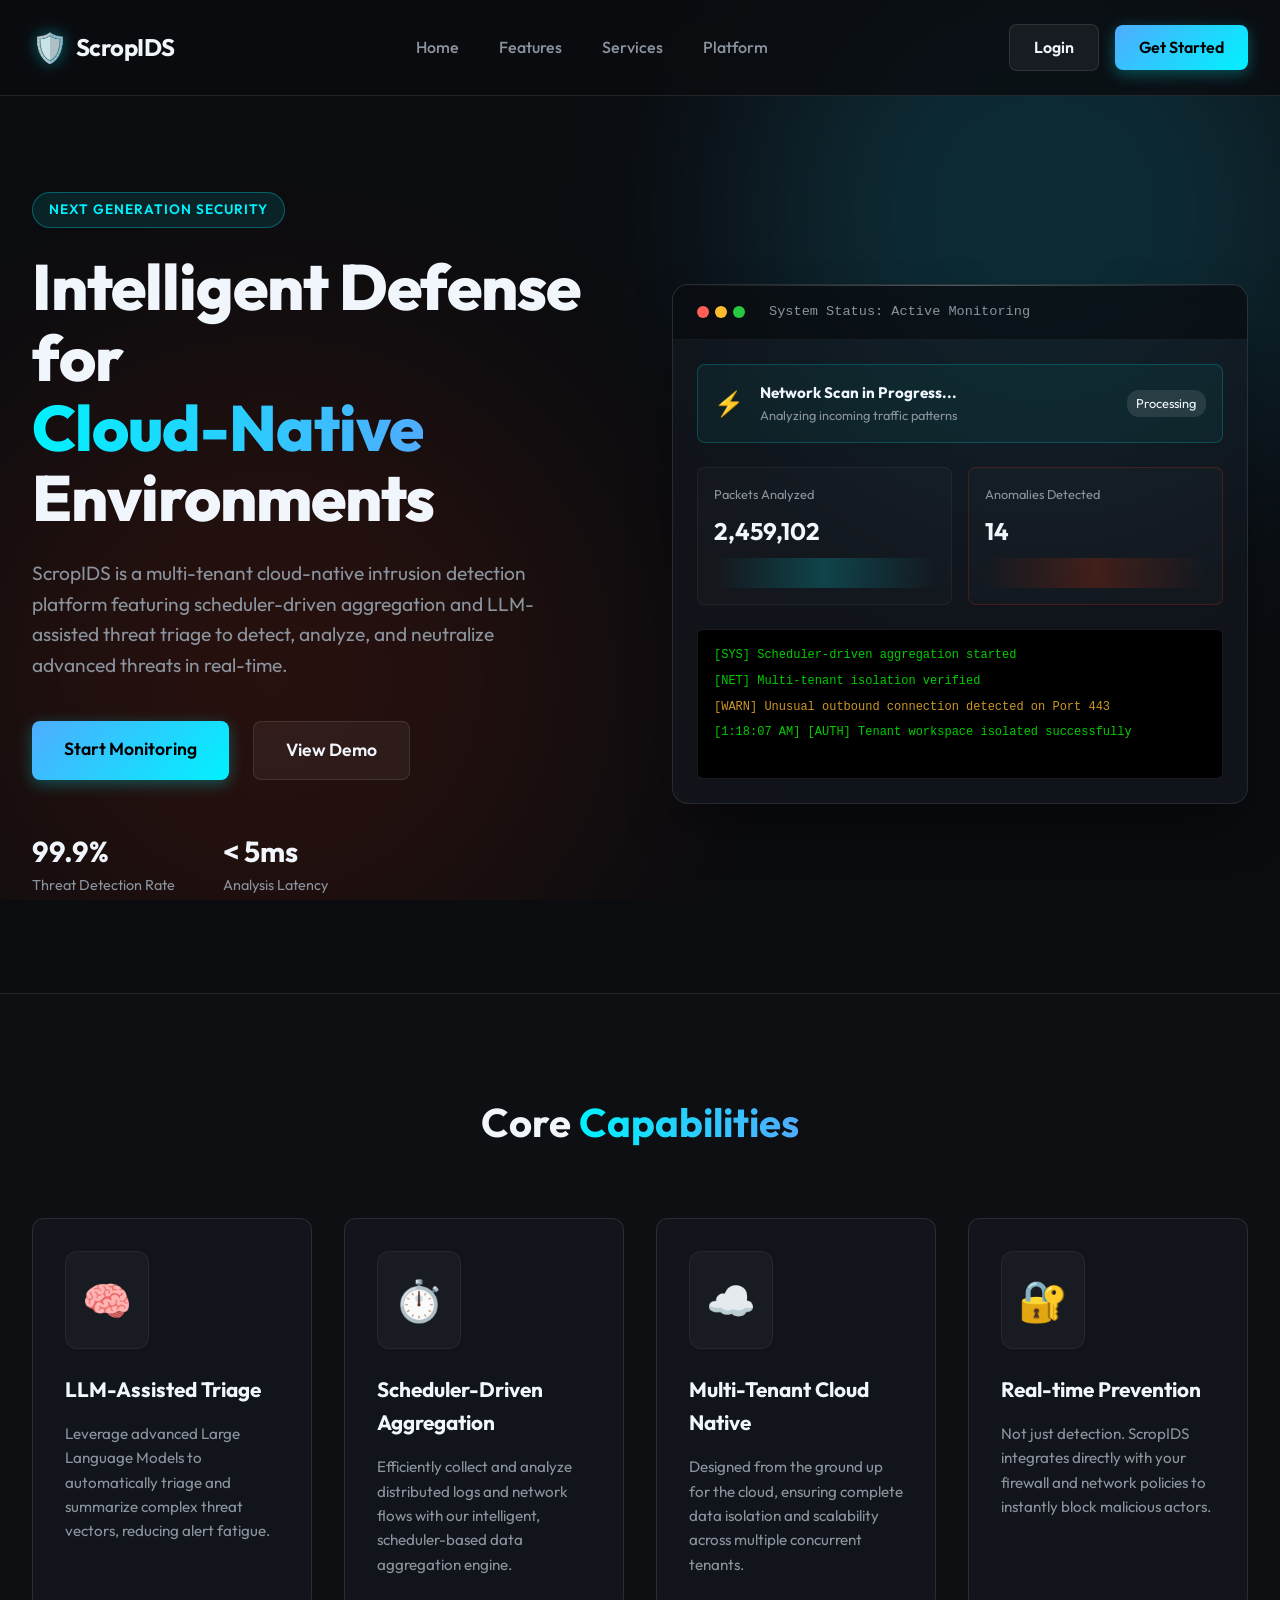
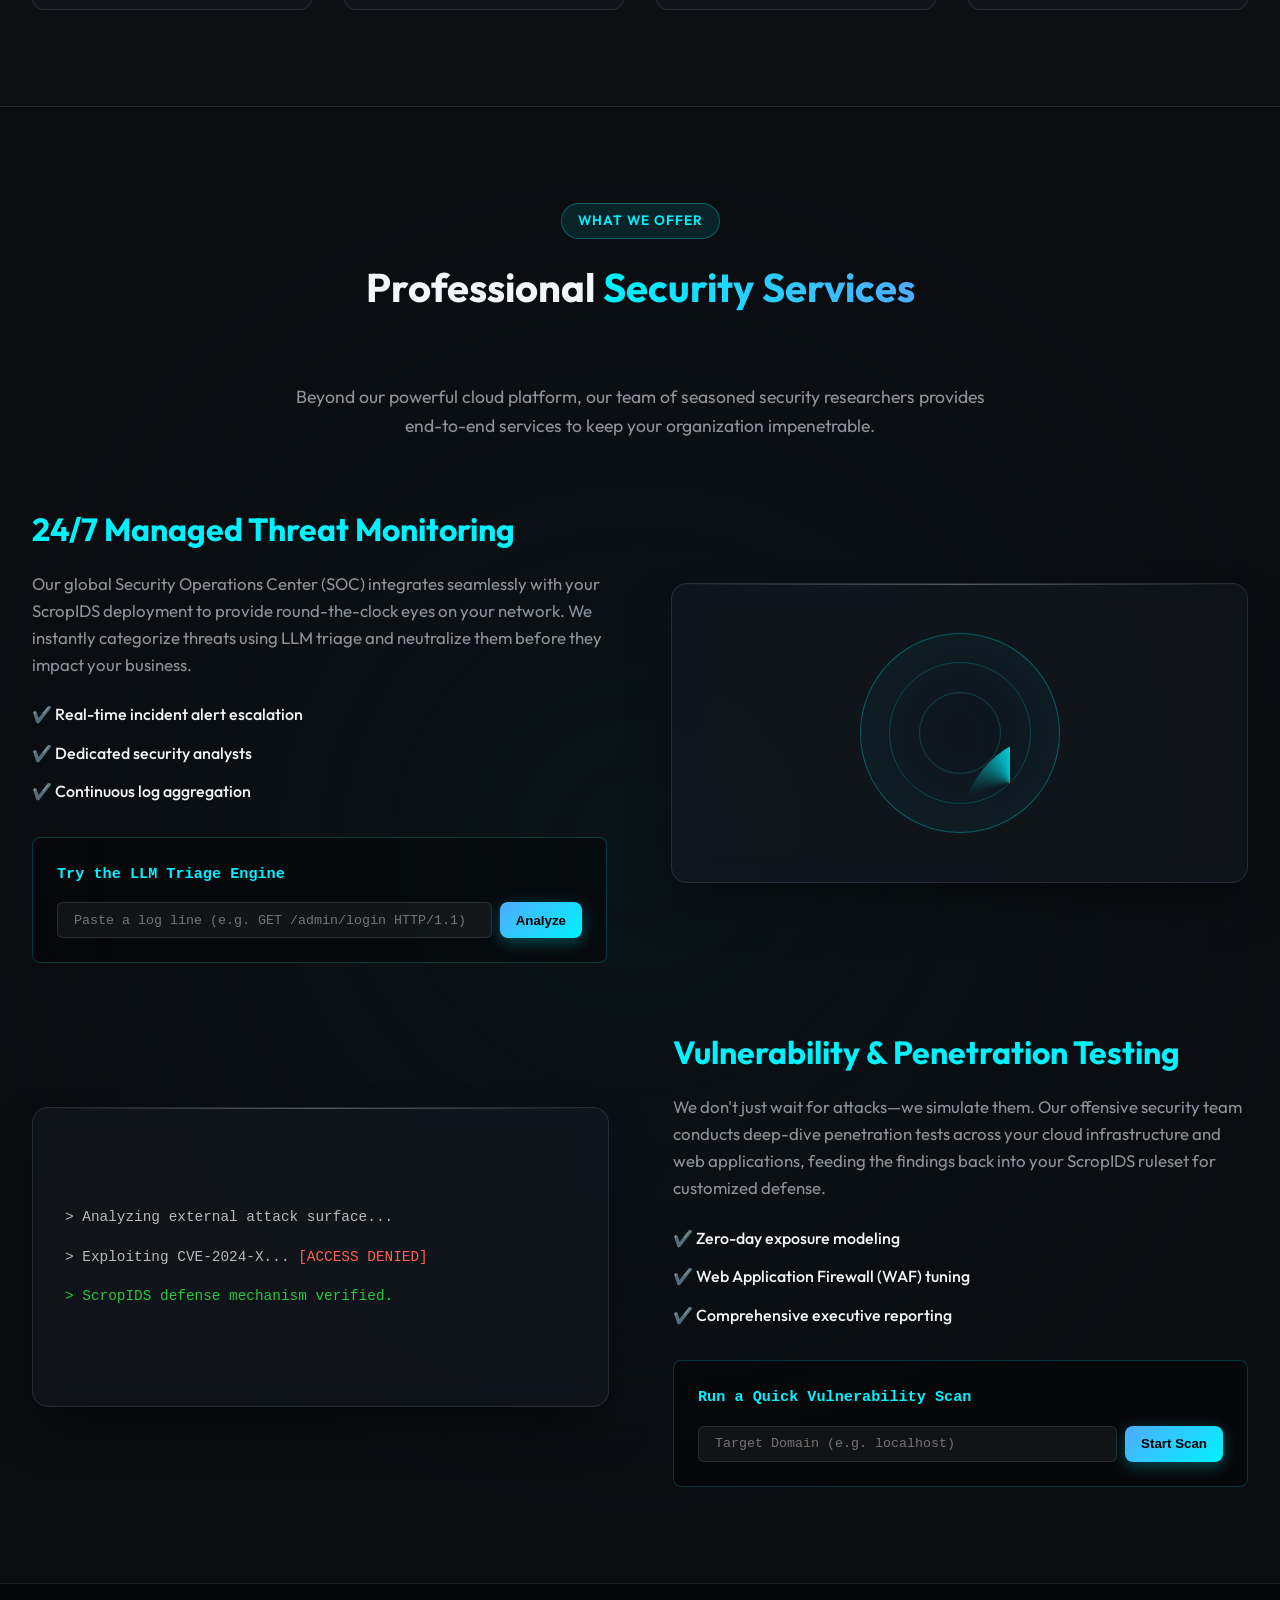
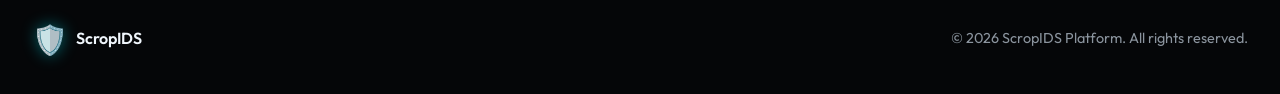
<file: index.html>
<!DOCTYPE html>
<html lang="en">
<head>
    <meta charset="UTF-8">
    <meta name="viewport" content="width=device-width, initial-scale=1.0">
    <title>ScropIDS - Advanced Intrusion Detection System</title>
    <meta name="description" content="ScropIDS is a multi-tenant cloud-native intrusion detection platform with scheduler-driven aggregation and LLM-assisted threat triage.">
    <link rel="preconnect" href="https://fonts.googleapis.com">
    <link rel="preconnect" href="https://fonts.gstatic.com" crossorigin>
    <link href="https://fonts.googleapis.com/css2?family=Outfit:wght@300;400;500;600;700;800&display=swap" rel="stylesheet">
    <link rel="stylesheet" href="styles.css">
</head>
<body>
    <div class="background-effects">
        <div class="glow glow-1"></div>
        <div class="glow glow-2"></div>
    </div>

    <nav class="navbar">
        <div class="container nav-container">
            <div class="logo">
                <span class="logo-icon">🛡️</span>
                <span class="logo-text">ScropIDS</span>
            </div>
            <ul class="nav-links">
                <li><a href="index.html">Home</a></li>
                <li><a href="#features">Features</a></li>
                <li><a href="#services">Services</a></li>
                <li><a href="#platform">Platform</a></li>
            </ul>
            <div class="nav-actions">
                <a href="login.html" class="btn btn-secondary">Login</a>
                <a href="register.html" class="btn btn-primary">Get Started</a>
            </div>
        </div>
    </nav>

    <header class="hero">
        <div class="container hero-container">
            <div class="hero-content">
                <div class="badge">Next Generation Security</div>
                <h1 class="hero-title">Intelligent Defense for <br><span class="gradient-text">Cloud-Native</span> Environments</h1>
                <p class="hero-subtitle">ScropIDS is a multi-tenant cloud-native intrusion detection platform featuring scheduler-driven aggregation and LLM-assisted threat triage to detect, analyze, and neutralize advanced threats in real-time.</p>
                <div class="hero-cta">
                    <a href="register.html" class="btn btn-primary btn-large">Start Monitoring</a>
                    <a href="#features" class="btn btn-secondary btn-large">View Demo</a>
                </div>
                <div class="stats">
                    <div class="stat-item">
                        <span class="stat-value">99.9%</span>
                        <span class="stat-label">Threat Detection Rate</span>
                    </div>
                    <div class="stat-item">
                        <span class="stat-value">< 5ms</span>
                        <span class="stat-label">Analysis Latency</span>
                    </div>
                </div>
            </div>
            <div class="hero-visual">
                <div class="glass-panel dashboard-preview">
                    <div class="panel-header">
                        <div class="dots">
                            <span></span><span></span><span></span>
                        </div>
                        <div class="panel-title">System Status: Active Monitoring</div>
                    </div>
                    <div class="panel-body">
                        <div class="threat-alert scanning" id="threat-alert">
                            <div class="alert-icon">⚡</div>
                            <div class="alert-info">
                                <strong>Network Scan in Progress...</strong>
                                <span>Analyzing incoming traffic patterns</span>
                            </div>
                            <div class="alert-status">Processing</div>
                        </div>
                        
                        <div class="metrics-grid">
                            <div class="metric-card">
                                <span class="metric-title">Packets Analyzed</span>
                                <span class="metric-number">2,459,102</span>
                                <div class="mini-chart chart-blue"></div>
                            </div>
                            <div class="metric-card alert">
                                <span class="metric-title">Anomalies Detected</span>
                                <span class="metric-number">14</span>
                                <div class="mini-chart chart-red"></div>
                            </div>
                        </div>
                        
                        <div class="log-stream" id="log-stream">
                            <div class="log-entry">[SYS] Scheduler-driven aggregation started</div>
                            <div class="log-entry">[NET] Multi-tenant isolation verified</div>
                            <div class="log-entry warn">[WARN] Unusual outbound connection detected on Port 443</div>
                        </div>
                    </div>
                </div>
            </div>
        </div>
    </header>

    <section id="features" class="features">
        <div class="container">
            <h2 class="section-title">Core <span class="gradient-text">Capabilities</span></h2>
            <div class="features-grid">
                
                <div class="feature-card">
                    <div class="feature-icon">🧠</div>
                    <h3 class="feature-title">LLM-Assisted Triage</h3>
                    <p class="feature-desc">Leverage advanced Large Language Models to automatically triage and summarize complex threat vectors, reducing alert fatigue.</p>
                </div>
                
                <div class="feature-card">
                    <div class="feature-icon">⏱️</div>
                    <h3 class="feature-title">Scheduler-Driven Aggregation</h3>
                    <p class="feature-desc">Efficiently collect and analyze distributed logs and network flows with our intelligent, scheduler-based data aggregation engine.</p>
                </div>
                
                <div class="feature-card">
                    <div class="feature-icon">☁️</div>
                    <h3 class="feature-title">Multi-Tenant Cloud Native</h3>
                    <p class="feature-desc">Designed from the ground up for the cloud, ensuring complete data isolation and scalability across multiple concurrent tenants.</p>
                </div>
                
                <div class="feature-card">
                    <div class="feature-icon">🔐</div>
                    <h3 class="feature-title">Real-time Prevention</h3>
                    <p class="feature-desc">Not just detection. ScropIDS integrates directly with your firewall and network policies to instantly block malicious actors.</p>
                </div>
                
            </div>
        </div>
    </section>

    <section id="services" class="services section-padding">
        <div class="container">
            <div class="section-header">
                <span class="badge">What We Offer</span>
                <h2 class="section-title">Professional <span class="gradient-text">Security Services</span></h2>
                <p class="section-subtitle">Beyond our powerful cloud platform, our team of seasoned security researchers provides end-to-end services to keep your organization impenetrable.</p>
            </div>
            
            <div class="services-wrapper">
                <div class="service-row">
                    <div class="service-content">
                        <h3>24/7 Managed Threat Monitoring</h3>
                        <p>Our global Security Operations Center (SOC) integrates seamlessly with your ScropIDS deployment to provide round-the-clock eyes on your network. We instantly categorize threats using LLM triage and neutralize them before they impact your business.</p>
                        <ul class="service-list">
                            <li>✔️ Real-time incident alert escalation</li>
                            <li>✔️ Dedicated security analysts</li>
                            <li>✔️ Continuous log aggregation</li>
                        </ul>
                        
                        <div class="interactive-demo">
                            <h4>Try the LLM Triage Engine</h4>
                            <div class="input-group">
                                <input type="text" id="demo-log-input" placeholder="Paste a log line (e.g. GET /admin/login HTTP/1.1)">
                                <button id="demo-analyze-btn" class="btn btn-primary" style="padding: 0.5rem 1rem;">Analyze</button>
                            </div>
                            <div id="demo-analyze-result" class="demo-result"></div>
                        </div>
                    </div>
                    <div class="service-visual glass-panel">
                        <div class="radar-animation">
                            <div class="radar-sweep"></div>
                            <div class="radar-dot dot-1"></div>
                            <div class="radar-dot dot-2"></div>
                        </div>
                    </div>
                </div>

                <div class="service-row reverse">
                    <div class="service-content">
                        <h3>Vulnerability & Penetration Testing</h3>
                        <p>We don't just wait for attacks—we simulate them. Our offensive security team conducts deep-dive penetration tests across your cloud infrastructure and web applications, feeding the findings back into your ScropIDS ruleset for customized defense.</p>
                        <ul class="service-list">
                            <li>✔️ Zero-day exposure modeling</li>
                            <li>✔️ Web Application Firewall (WAF) tuning</li>
                            <li>✔️ Comprehensive executive reporting</li>
                        </ul>
                        
                        <div class="interactive-demo">
                            <h4>Run a Quick Vulnerability Scan</h4>
                            <div class="input-group">
                                <input type="text" id="demo-scan-input" placeholder="Target Domain (e.g. localhost)">
                                <button id="demo-scan-btn" class="btn btn-primary" style="padding: 0.5rem 1rem;">Start Scan</button>
                            </div>
                            <div id="demo-scan-result" class="demo-result"></div>
                        </div>
                    </div>
                    <div class="service-visual glass-panel">
                        <div class="code-animation">
                            <span>> Analyzing external attack surface...</span>
                            <span>> Exploiting CVE-2024-X... <span style="color:#ff5f56">[ACCESS DENIED]</span></span>
                            <span><span style="color:#27c93f">> ScropIDS defense mechanism verified.</span></span>
                        </div>
                    </div>
                </div>
            </div>
        </div>
    </section>

    <footer class="footer">
        <div class="container footer-content">
            <div class="footer-logo">
                <span class="logo-icon">🛡️</span>
                <span class="logo-text">ScropIDS</span>
            </div>
            <p class="footer-text">&copy; 2026 ScropIDS Platform. All rights reserved.</p>
        </div>
    </footer>

    <script src="script.js"></script>
</body>
</html>
</file>
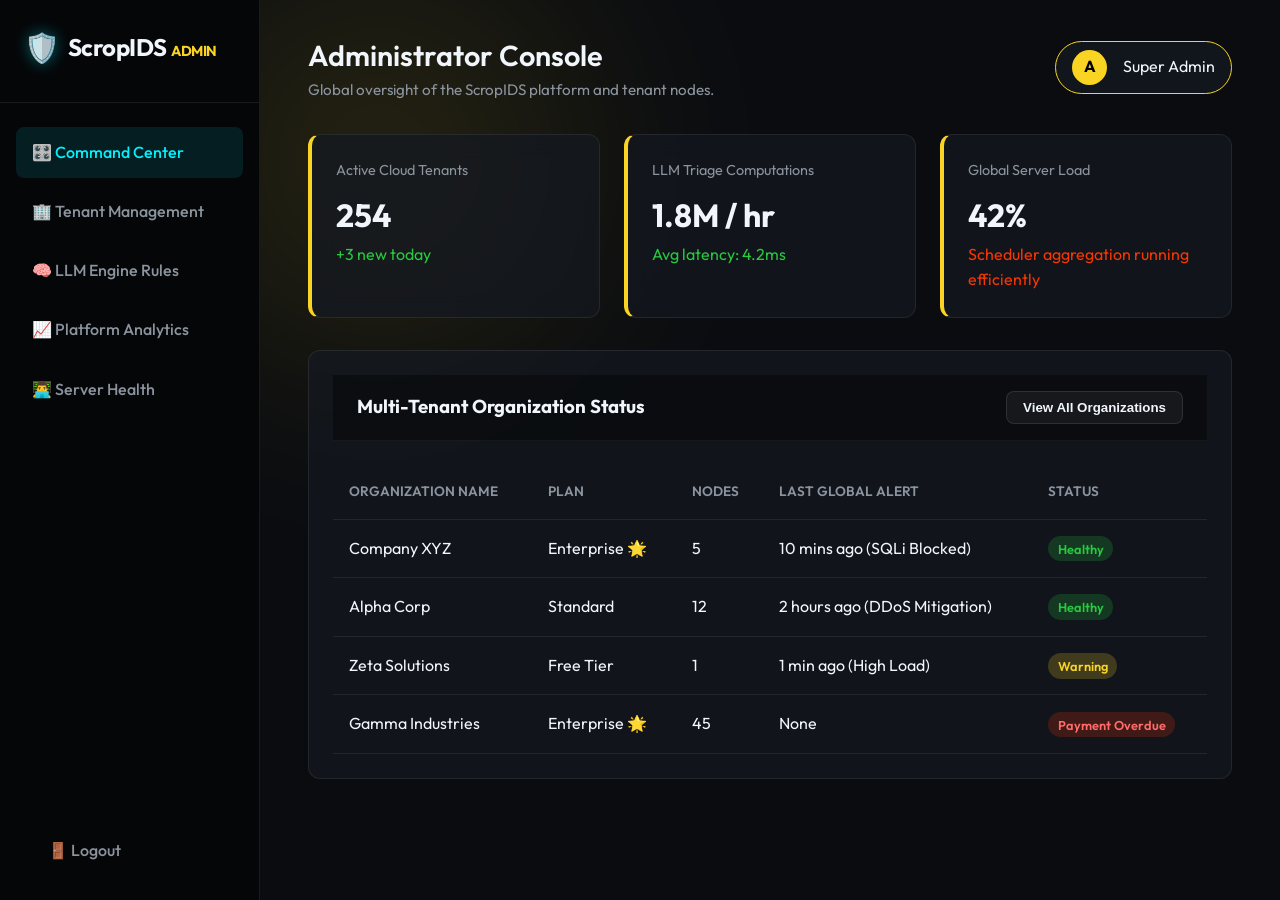
<file: admin.html>
<!DOCTYPE html>
<html lang="en">
<head>
    <meta charset="UTF-8">
    <meta name="viewport" content="width=device-width, initial-scale=1.0">
    <title>Admin Dashboard - ScropIDS</title>
    <link href="https://fonts.googleapis.com/css2?family=Outfit:wght@300;400;500;600;700&display=swap" rel="stylesheet">
    <link rel="stylesheet" href="styles.css">
    <link rel="stylesheet" href="dashboard.css">
</head>
<body class="dashboard-body">
    
    <!-- Background Effects -->
    <div class="background-effects">
        <div class="glow glow-1" style="top: -10%; left: 10%; width: 500px; height: 500px; opacity: 0.15; background: radial-gradient(circle, #f9d423, transparent);"></div>
    </div>

    <!-- Sidebar -->
    <aside class="sidebar">
        <div class="logo">
            <span class="logo-icon">🛡️</span>
            <span class="logo-text">ScropIDS <span style="font-size:0.6em; color:var(--accent-secondary)">ADMIN</span></span>
        </div>
        <ul class="sidebar-menu">
            <li><a href="#" class="active">🎛️ Command Center</a></li>
            <li><a href="#">🏢 Tenant Management</a></li>
            <li><a href="#">🧠 LLM Engine Rules</a></li>
            <li><a href="#">📈 Platform Analytics</a></li>
            <li><a href="#">👨‍💻 Server Health</a></li>
        </ul>
        <div class="sidebar-bottom">
            <ul class="sidebar-menu">
                <li><a href="index.html">🚪 Logout</a></li>
            </ul>
        </div>
    </aside>

    <!-- Main Content -->
    <main class="main-content">
        <div class="dashboard-header">
            <div class="header-title">
                <h1>Administrator Console</h1>
                <p>Global oversight of the ScropIDS platform and tenant nodes.</p>
            </div>
            <div class="header-profile" style="border-color: var(--accent-secondary)">
                <div class="avatar" style="background: var(--accent-secondary)">A</div>
                <span>Super Admin</span>
            </div>
        </div>

        <!-- Admin Metrics -->
        <div class="dash-grid">
            <div class="dash-card admin-card">
                <div class="card-title">Active Cloud Tenants</div>
                <div class="card-value">254</div>
                <div class="card-trend up">+3 new today</div>
            </div>
            <div class="dash-card admin-card">
                <div class="card-title">LLM Triage Computations</div>
                <div class="card-value">1.8M / hr</div>
                <div class="card-trend up">Avg latency: 4.2ms</div>
            </div>
            <div class="dash-card admin-card">
                <div class="card-title">Global Server Load</div>
                <div class="card-value">42%</div>
                <div class="card-trend down">Scheduler aggregation running efficiently</div>
            </div>
        </div>

        <!-- Tenant Panel -->
        <div class="dash-panel">
            <div class="panel-header">
                <h3>Multi-Tenant Organization Status</h3>
                <button class="btn btn-secondary" style="padding: 0.5rem 1rem;">View All Organizations</button>
            </div>
            <table class="data-table">
                <thead>
                    <tr>
                        <th>Organization Name</th>
                        <th>Plan</th>
                        <th>Nodes</th>
                        <th>Last Global Alert</th>
                        <th>Status</th>
                    </tr>
                </thead>
                <tbody>
                    <tr>
                        <td>Company XYZ</td>
                        <td>Enterprise 🌟</td>
                        <td>5</td>
                        <td>10 mins ago (SQLi Blocked)</td>
                        <td><span class="status-badge status-success">Healthy</span></td>
                    </tr>
                    <tr>
                        <td>Alpha Corp</td>
                        <td>Standard</td>
                        <td>12</td>
                        <td>2 hours ago (DDoS Mitigation)</td>
                        <td><span class="status-badge status-success">Healthy</span></td>
                    </tr>
                    <tr>
                        <td>Zeta Solutions</td>
                        <td>Free Tier</td>
                        <td>1</td>
                        <td>1 min ago (High Load)</td>
                        <td><span class="status-badge status-warning">Warning</span></td>
                    </tr>
                    <tr>
                        <td>Gamma Industries</td>
                        <td>Enterprise 🌟</td>
                        <td>45</td>
                        <td>None</td>
                        <td><span class="status-badge status-danger">Payment Overdue</span></td>
                    </tr>
                </tbody>
            </table>
        </div>

    </main>

</body>
</html>
</file>
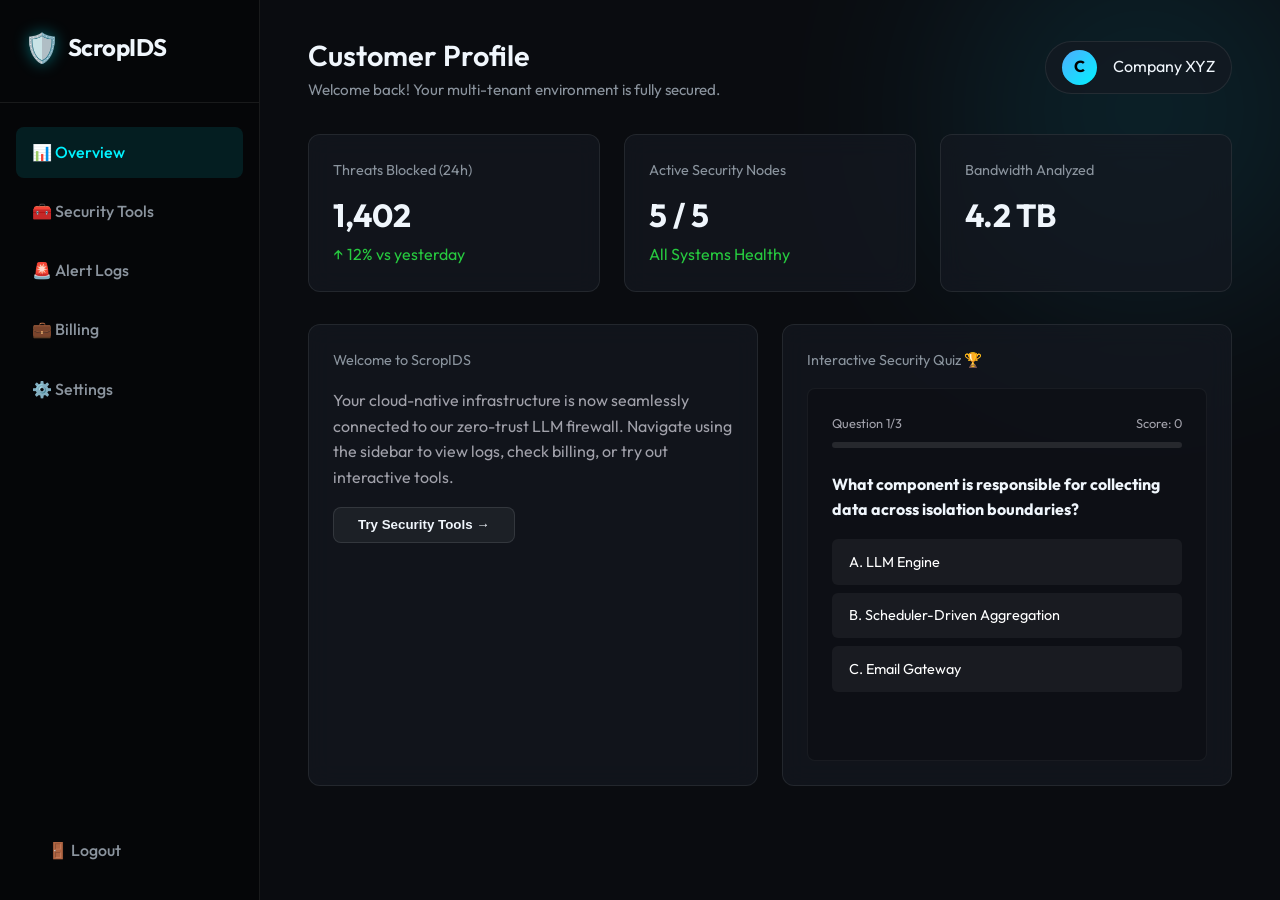
<file: customer.html>
<!DOCTYPE html>
<html lang="en">
<head>
    <meta charset="UTF-8">
    <meta name="viewport" content="width=device-width, initial-scale=1.0">
    <title>Customer Dashboard - ScropIDS</title>
    <link href="https://fonts.googleapis.com/css2?family=Outfit:wght@300;400;500;600;700&display=swap" rel="stylesheet">
    <link rel="stylesheet" href="styles.css">
    <link rel="stylesheet" href="dashboard.css">
    <style>
        .page-section { display: none; animation: fadeIn 0.4s ease-out; }
        .page-section.active { display: block; }
        @keyframes fadeIn { from { opacity: 0; transform: translateY(10px); } to { opacity: 1; transform: translateY(0); } }
        
        .quiz-card { background: rgba(0,0,0,0.2); border-radius: 8px; padding: 1.5rem; border: 1px solid rgba(255,255,255,0.05); }
        .quiz-progress { height: 6px; background: rgba(255,255,255,0.1); border-radius: 4px; margin-bottom: 1.5rem; overflow: hidden; }
        .quiz-fill { height: 100%; background: var(--accent); width: 0%; transition: width 0.3s ease; }
        .quiz-option { text-align: left; padding: 0.8rem 1rem; border-radius: 6px; background: rgba(255,255,255,0.05); border: 1px solid transparent; color: white; cursor: pointer; transition: all 0.2s; font-family: inherit; font-size: 0.9rem; margin-bottom: 0.5rem; width: 100%; }
        .quiz-option:hover { background: rgba(255,255,255,0.1); border-color: rgba(255,255,255,0.2); }
        .quiz-option.correct { background: rgba(39, 201, 63, 0.2); border-color: #27c93f; }
        .quiz-option.wrong { background: rgba(248, 54, 0, 0.2); border-color: #f83600; }
    </style>
</head>
<body class="dashboard-body">
    
    <div class="background-effects">
        <div class="glow glow-1" style="top: -10%; right: -5%; width: 400px; height: 400px; opacity: 0.1;"></div>
    </div>

    <!-- Sidebar -->
    <aside class="sidebar">
        <div class="logo">
            <span class="logo-icon">🛡️</span>
            <span class="logo-text">ScropIDS</span>
        </div>
        <ul class="sidebar-menu">
            <li><a href="#" class="nav-link active" data-target="overview-section">📊 Overview</a></li>
            <li><a href="#" class="nav-link" data-target="tools-section">🧰 Security Tools</a></li>
            <li><a href="#" class="nav-link" data-target="logs-section">🚨 Alert Logs</a></li>
            <li><a href="#" class="nav-link" data-target="billing-section">💼 Billing</a></li>
            <li><a href="#" class="nav-link" data-target="settings-section">⚙️ Settings</a></li>
        </ul>
        <div class="sidebar-bottom">
            <ul class="sidebar-menu">
                <li><a href="index.html">🚪 Logout</a></li>
            </ul>
        </div>
    </aside>

    <main class="main-content">
        <div class="dashboard-header">
            <div class="header-title">
                <h1>Customer Profile</h1>
                <p>Welcome back! Your multi-tenant environment is fully secured.</p>
            </div>
            <div class="header-profile">
                <div class="avatar">C</div>
                <span>Company XYZ</span>
            </div>
        </div>

        <!-- 1. OVERVIEW SECTION -->
        <div id="overview-section" class="page-section active">
            <div class="dash-grid">
                <div class="dash-card">
                    <div class="card-title">Threats Blocked (24h)</div>
                    <div class="card-value">1,402</div>
                    <div class="card-trend up">↑ 12% vs yesterday</div>
                </div>
                <div class="dash-card">
                    <div class="card-title">Active Security Nodes</div>
                    <div class="card-value">5 / 5</div>
                    <div class="card-trend up">All Systems Healthy</div>
                </div>
                <div class="dash-card">
                    <div class="card-title">Bandwidth Analyzed</div>
                    <div class="card-value">4.2 TB</div>
                </div>
            </div>

            <div class="dash-grid" style="grid-template-columns: 1fr 1fr; gap: 1.5rem; margin-top: 2rem;">
                <div class="dash-card">
                    <div class="card-title" style="margin-bottom: 1rem;">Welcome to ScropIDS</div>
                    <p style="color: #a1a1aa; line-height: 1.6;">Your cloud-native infrastructure is now seamlessly connected to our zero-trust LLM firewall. Navigate using the sidebar to view logs, check billing, or try out interactive tools.</p>
                    <button class="btn btn-secondary" onclick="document.querySelector('.nav-link[data-target=\'tools-section\']').click()" style="margin-top: 1rem;">Try Security Tools &rarr;</button>
                </div>
                
                <!-- Interactive Quiz -->
                <div class="dash-card" style="position: relative;">
                    <div class="card-title" style="margin-bottom: 1rem;">Interactive Security Quiz 🏆</div>
                    <div class="quiz-card" id="quiz-box">
                        <div style="display:flex; justify-content:space-between; font-size:0.8rem; margin-bottom:0.5rem; color:#a1a1aa;">
                            <span>Question <span id="q-curr">1</span>/3</span>
                            <span id="q-score">Score: 0</span>
                        </div>
                        <div class="quiz-progress"><div class="quiz-fill" id="quiz-progress-bar" style="width: 33%"></div></div>
                        <h4 id="quiz-question" style="margin-bottom: 1rem;">...</h4>
                        <div id="quiz-options" style="display: flex; flex-direction: column;"></div>
                        <div id="quiz-feedback" style="margin-top: 1rem; font-size: 0.9rem; font-weight: 500; min-height: 20px;"></div>
                    </div>
                </div>
            </div>
        </div>

        <!-- 2. SECURITY TOOLS SECTION -->
        <div id="tools-section" class="page-section">
            <h2 style="margin-bottom: 1.5rem;">Interactive Security Tools</h2>
            <div class="dash-grid" style="grid-template-columns: 1fr 1fr; gap: 1.5rem;">
                
                <!-- Log Verifier -->
                <div class="dash-card">
                    <div class="card-title" style="margin-bottom: 1rem;">LLM Log Verifier</div>
                    <p style="font-size: 0.9rem; color: #a1a1aa; margin-bottom: 1rem;">Verify if a specific log signature is malicious using our advanced LLM triage engine.</p>
                    <div class="input-group" style="display: flex; gap: 0.5rem; margin-bottom: 1rem;">
                        <input type="text" id="verify-log-input" placeholder="Paste log (e.g. DROP TABLE users)" style="flex: 1; padding: 0.5rem; border-radius: 4px; border: 1px solid rgba(255,255,255,0.1); background: rgba(0,0,0,0.3); color: white;">
                        <button id="verify-log-btn" class="btn btn-primary" style="padding: 0.5rem 1rem;">Analyze</button>
                    </div>
                    <div id="verify-log-result" style="padding: 0.8rem; border-radius: 4px; background: rgba(0,0,0,0.2); font-size: 0.9rem; min-height: 40px; border: 1px solid rgba(255,255,255,0.05);">Waiting for input...</div>
                </div>

                <!-- Port Scanner -->
                <div class="dash-card">
                    <div class="card-title" style="margin-bottom: 1rem;">Network Port Scanner</div>
                    <p style="font-size: 0.9rem; color: #a1a1aa; margin-bottom: 1rem;">Scan your external IP addresses or domains for exposed vulnerable ports.</p>
                    <div class="input-group" style="display: flex; gap: 0.5rem; margin-bottom: 1rem;">
                        <input type="text" id="scan-input" placeholder="Domain or IP (e.g. 127.0.0.1)" style="flex: 1; padding: 0.5rem; border-radius: 4px; border: 1px solid rgba(255,255,255,0.1); background: rgba(0,0,0,0.3); color: white;">
                        <button id="scan-btn" class="btn btn-secondary" style="padding: 0.5rem 1rem;">Scan</button>
                    </div>
                    <div id="scan-result" style="padding: 0.8rem; border-radius: 4px; background: rgba(0,0,0,0.2); font-size: 0.9rem; min-height: 40px; border: 1px solid rgba(255,255,255,0.05); display: flex; flex-direction: column; gap: 0.3rem;">Enter a target to scan...</div>
                </div>
            </div>
        </div>

        <!-- 3. LOGS SECTION -->
        <div id="logs-section" class="page-section">
            <div class="dash-panel">
                <div class="panel-header">
                    <h3>Detailed Network Alerts</h3>
                    <button id="exportLogsBtn" class="btn btn-primary" style="padding: 0.5rem 1rem;">📥 Export CSV</button>
                </div>
                <table class="data-table">
                    <thead>
                        <tr>
                            <th>Timestamp</th>
                            <th>Event Type</th>
                            <th>Target Node</th>
                            <th>Status / Remediation</th>
                        </tr>
                    </thead>
                    <tbody>
                        <tr><td>2026-04-14 14:22:10</td><td>SQL Injection Payload</td><td>db-cluster-01</td><td><span class="status-badge status-danger">Blocked by LLM Triage</span></td></tr>
                        <tr><td>2026-04-14 11:05:33</td><td>Repeated Failed Logins</td><td>admin-gateway</td><td><span class="status-badge status-warning">IP Auto-Banned</span></td></tr>
                        <tr><td>2026-04-13 19:40:01</td><td>Malware Signature Match</td><td>worker-node-03</td><td><span class="status-badge status-danger">Quarantined</span></td></tr>
                        <tr><td>2026-04-13 08:15:00</td><td>Routine Log Aggregation</td><td>All Nodes</td><td><span class="status-badge status-success">Completed</span></td></tr>
                    </tbody>
                </table>
            </div>
        </div>

        <!-- 4. BILLING SECTION -->
        <div id="billing-section" class="page-section">
            <div class="dash-panel">
                <div class="panel-header">
                    <h3>Billing & Subscription</h3>
                </div>
                <div style="padding: 2rem 0; text-align: center;">
                    <h2 style="margin-bottom: 0.5rem;">Enterprise Tier 🌟</h2>
                    <p style="color: #a1a1aa; margin-bottom: 2rem;">Your account is fully active and billed automatically.</p>
                    
                    <div style="display: flex; justify-content: center; gap: 2rem; margin-bottom: 2rem;">
                        <div style="text-align: left; background: rgba(0,0,0,0.2); padding: 1.5rem; border-radius: 8px; border: 1px solid rgba(255,255,255,0.05); width: 300px;">
                            <span style="color: #a1a1aa; font-size: 0.8rem; text-transform: uppercase;">Current Balance</span>
                            <div style="font-size: 2rem; font-weight: bold; margin: 0.5rem 0;">$0.00</div>
                            <span style="color: #27c93f; font-size: 0.9rem;">Paid up-to-date</span>
                        </div>
                        <div style="text-align: left; background: rgba(0,0,0,0.2); padding: 1.5rem; border-radius: 8px; border: 1px solid rgba(255,255,255,0.05); width: 300px;">
                            <span style="color: #a1a1aa; font-size: 0.8rem; text-transform: uppercase;">Next Invoice</span>
                            <div style="font-size: 2rem; font-weight: bold; margin: 0.5rem 0;">$499.00</div>
                            <span style="font-size: 0.9rem;">Due May 1, 2026</span>
                        </div>
                    </div>
                    <button class="btn btn-secondary">Update Payment Method</button>
                </div>
            </div>
        </div>

        <!-- 5. SETTINGS SECTION -->
        <div id="settings-section" class="page-section">
            <div class="dash-panel">
                <div class="panel-header">
                    <h3>Account Settings</h3>
                </div>
                <div style="padding: 1rem 0;">
                    <div style="margin-bottom: 1.5rem;">
                        <label style="display: block; margin-bottom: 0.5rem; color: #a1a1aa;">Email Address</label>
                        <input type="text" value="admin@companyxyz.com" disabled style="width: 100%; max-width: 400px; padding: 0.5rem; border-radius: 4px; border: 1px solid rgba(255,255,255,0.1); background: rgba(0,0,0,0.3); color: #666;">
                    </div>
                    <div style="margin-bottom: 1.5rem;">
                        <label style="display: block; margin-bottom: 0.5rem; color: #a1a1aa;">Email Notifications</label>
                        <select style="width: 100%; max-width: 400px; padding: 0.5rem; border-radius: 4px; border: 1px solid rgba(255,255,255,0.1); background: rgba(0,0,0,0.3); color: white;">
                            <option>Critical Alerts Only</option>
                            <option>All Alerts</option>
                            <option>No Emails</option>
                        </select>
                    </div>
                    <button class="btn btn-primary">Save Changes</button>
                </div>
            </div>
        </div>

    </main>

    <script>
        // -- NAVIGATION LOGIC --
        const links = document.querySelectorAll('.nav-link');
        const sections = document.querySelectorAll('.page-section');
        
        links.forEach(link => {
            link.addEventListener('click', (e) => {
                e.preventDefault();
                const targetId = link.getAttribute('data-target');
                
                // Update active link visually
                links.forEach(l => l.classList.remove('active'));
                link.classList.add('active');
                
                // Show target section, hide others
                sections.forEach(sec => {
                    if(sec.id === targetId) sec.classList.add('active');
                    else sec.classList.remove('active');
                });
            });
        });

        // -- LOG EXPORTER --
        document.getElementById('exportLogsBtn').addEventListener('click', () => {
            const table = document.querySelector('.data-table');
            let csvContent = "data:text/csv;charset=utf-8,";
            const headers = Array.from(table.querySelectorAll('th')).map(th => th.innerText);
            csvContent += headers.join(",") + "\\n";
            const rows = Array.from(table.querySelectorAll('tbody tr')).map(tr => {
                return Array.from(tr.querySelectorAll('td')).map(td => td.innerText.replace(/,/g, "")).join(",");
            });
            csvContent += rows.join("\\n");
            const link = document.createElement("a");
            link.setAttribute("href", encodeURI(csvContent));
            link.setAttribute("download", "scropids_alerts_export.csv");
            document.body.appendChild(link);
            link.click();
            document.body.removeChild(link);
        });

        // -- LLM LOG VERIFIER --
        document.getElementById('verify-log-btn').addEventListener('click', async () => {
            const input = document.getElementById('verify-log-input').value;
            const resultDiv = document.getElementById('verify-log-result');
            if(!input) { resultDiv.innerHTML = '<span style="color:red">Please enter a log line.</span>'; return; }
            
            resultDiv.innerHTML = '<span style="color:#ffbd2e">Analyzing with LLM...</span>';
            try {
                const response = await fetch('/api/analyze', {
                    method: 'POST',
                    headers: { 'Content-Type': 'application/json' },
                    body: JSON.stringify({ log: input })
                });
                if(response.ok) {
                    const data = await response.json();
                    resultDiv.innerHTML = `<strong style="color: ${data.color}">[${data.threat_level}]</strong> ${data.analysis}`;
                } else resultDiv.innerHTML = '<span style="color:red">Analysis failed. Server error.</span>';
            } catch (err) {
                resultDiv.innerHTML = '<span style="color:red">Network error.</span>';
            }
        });

        // -- PORT SCANNER --
        document.getElementById('scan-btn').addEventListener('click', async () => {
            const input = document.getElementById('scan-input').value || '127.0.0.1';
            const resultDiv = document.getElementById('scan-result');
            
            resultDiv.innerHTML = '<span style="color:#ffbd2e">Scanning top ports... This may take a few seconds.</span>';
            try {
                const response = await fetch('/api/scan', {
                    method: 'POST',
                    headers: { 'Content-Type': 'application/json' },
                    body: JSON.stringify({ target: input })
                });
                if(response.ok) {
                    const data = await response.json();
                    resultDiv.innerHTML = `<div style="font-weight:bold; margin-bottom:5px;">Target: ${data.target}</div>`;
                    data.results.forEach(r => {
                        resultDiv.innerHTML += `<div>Port ${r.port}: <span style="color:${r.color}">${r.status}</span></div>`;
                    });
                } else resultDiv.innerHTML = '<span style="color:red">Scan failed. Invalid target.</span>';
            } catch (err) {
                resultDiv.innerHTML = '<span style="color:red">Network error.</span>';
            }
        });

        // -- INTERACTIVE QUIZ --
        const quizData = [
            {
                q: "What component is responsible for collecting data across isolation boundaries?",
                opts: ["A. LLM Engine", "B. Scheduler-Driven Aggregation", "C. Email Gateway"],
                correct: 1,
                reason: "Scheduler-Driven Aggregation automatically pulls logs from multi-tenant nodes over scheduled intervals!"
            },
            {
                q: "How does ScropIDS automatically handle malicious external IPs?",
                opts: ["A. Prints a warning", "B. Emails the attacker", "C. Integrates with firewall for blocks"],
                correct: 2,
                reason: "ScropIDS interfaces with network policies to perform real-time quarantine and blocking."
            },
            {
                q: "What authentication method secures your Tenant access in ScropIDS?",
                opts: ["A. Cryptographic Email OTPs", "B. Basic Base64 passwords", "C. No authentication needed"],
                correct: 0,
                reason: "You log in securely using a 6-digit Time-Based cryptographic OTP sent directly to your verified email."
            }
        ];
        
        let currentQ = 0;
        let score = 0;
        
        function renderQuiz() {
            if(currentQ >= quizData.length) {
                document.getElementById('quiz-box').innerHTML = `
                    <div style="text-align:center; padding: 2rem 0;">
                        <span style="font-size:3rem; margin-bottom: 1rem; display:block;">🎉</span>
                        <h3 style="margin-bottom: 0.5rem; color: #27c93f;">Quiz Completed!</h3>
                        <p>You scored ${score} out of ${quizData.length}. You're a ScropIDS expert.</p>
                        <button class="btn btn-secondary" onclick="resetQuiz()" style="margin-top:1.5rem;">Retake Quiz</button>
                    </div>`;
                return;
            }
            
            const q = quizData[currentQ];
            document.getElementById('q-curr').innerText = currentQ + 1;
            document.getElementById('q-score').innerText = `Score: ${score}`;
            document.getElementById('quiz-progress-bar').style.width = `${((currentQ)/quizData.length)*100}%`;
            document.getElementById('quiz-question').innerText = q.q;
            document.getElementById('quiz-feedback').innerHTML = '';
            
            const optsContainer = document.getElementById('quiz-options');
            optsContainer.innerHTML = '';
            
            q.opts.forEach((optText, index) => {
                const btn = document.createElement('button');
                btn.className = 'quiz-option';
                btn.innerText = optText;
                btn.onclick = () => handleAnswer(index, btn);
                optsContainer.appendChild(btn);
            });
        }
        
        function handleAnswer(selectedIndex, btnElement) {
            const q = quizData[currentQ];
            const isCorrect = (selectedIndex === q.correct);
            const feedback = document.getElementById('quiz-feedback');
            
            // Disable all buttons
            document.querySelectorAll('.quiz-option').forEach(b => {
                b.disabled = true;
                b.style.opacity = '0.5';
                b.style.cursor = 'default';
            });
            
            btnElement.style.opacity = '1';
            
            if(isCorrect) {
                score++;
                btnElement.classList.add('correct');
                feedback.innerHTML = `<span style="color:#27c93f">✅ Correct!</span><br><span style="color:#a1a1aa; font-weight:normal; font-size:0.85em;">${q.reason}</span>`;
            } else {
                btnElement.classList.add('wrong');
                document.querySelectorAll('.quiz-option')[q.correct].style.opacity = '1';
                document.querySelectorAll('.quiz-option')[q.correct].classList.add('correct');
                feedback.innerHTML = `<span style="color:#f83600">❌ Incorrect!</span><br><span style="color:#a1a1aa; font-weight:normal; font-size:0.85em;">${q.reason}</span>`;
            }
            
            setTimeout(() => {
                currentQ++;
                renderQuiz();
            }, 3000);
        }
        
        function resetQuiz() {
            currentQ = 0; score = 0;
            const container = document.getElementById('quiz-box');
            container.innerHTML = `
                <div style="display:flex; justify-content:space-between; font-size:0.8rem; margin-bottom:0.5rem; color:#a1a1aa;">
                    <span>Question <span id="q-curr">1</span>/3</span>
                    <span id="q-score">Score: 0</span>
                </div>
                <div class="quiz-progress"><div class="quiz-fill" id="quiz-progress-bar" style="width: 33%"></div></div>
                <h4 id="quiz-question" style="margin-bottom: 1rem;">...</h4>
                <div id="quiz-options" style="display: flex; flex-direction: column;"></div>
                <div id="quiz-feedback" style="margin-top: 1rem; font-size: 0.9rem; font-weight: 500; min-height: 20px;"></div>
            `;
            renderQuiz();
        }
        
        // Init quiz
        renderQuiz();

    </script>
</body>
</html>
</file>
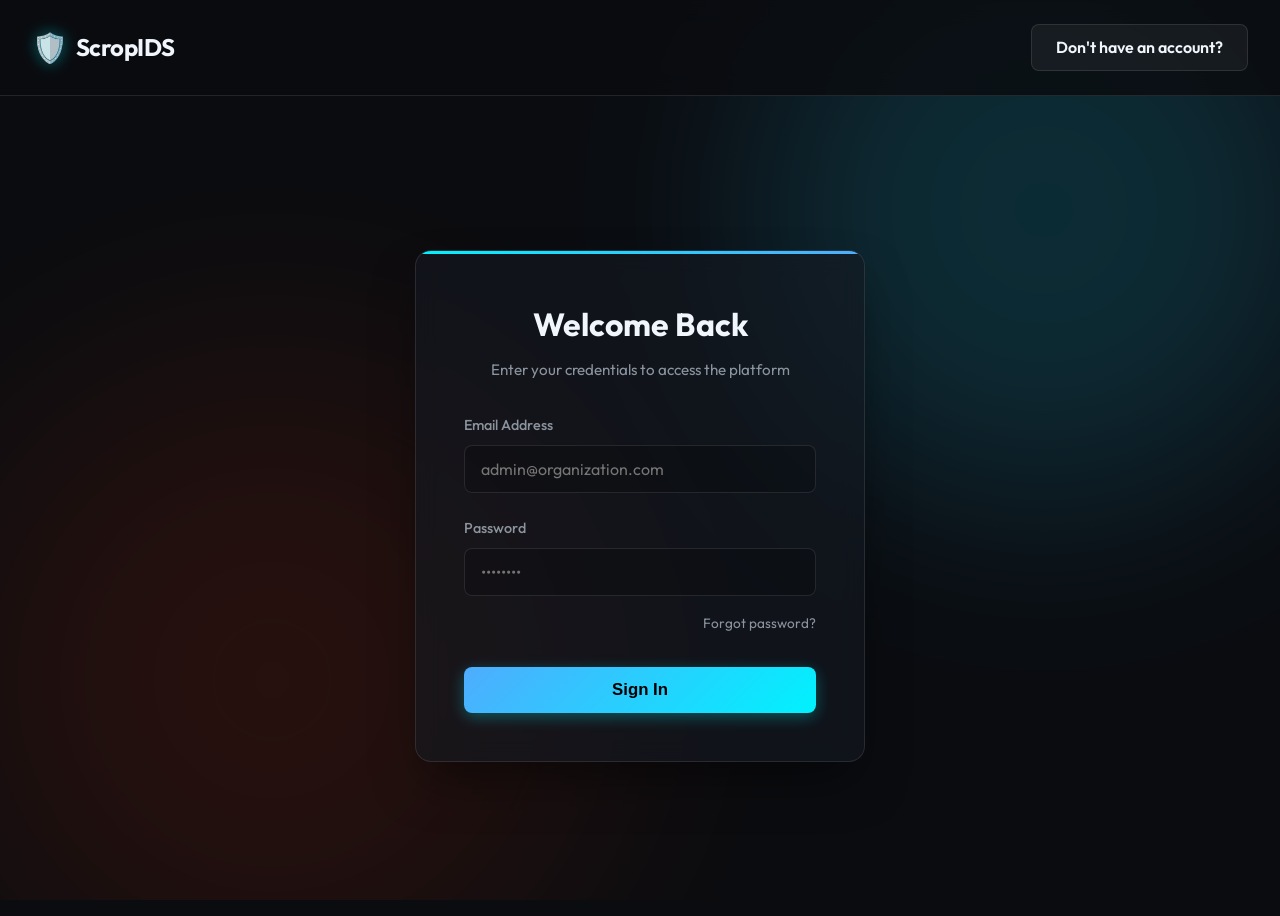
<file: login.html>
<!DOCTYPE html>
<html lang="en">
<head>
    <meta charset="UTF-8">
    <meta name="viewport" content="width=device-width, initial-scale=1.0">
    <title>Login - ScropIDS</title>
    <link rel="preconnect" href="https://fonts.googleapis.com">
    <link rel="preconnect" href="https://fonts.gstatic.com" crossorigin>
    <link href="https://fonts.googleapis.com/css2?family=Outfit:wght@300;400;500;600;700&display=swap" rel="stylesheet">
    <link rel="stylesheet" href="styles.css">
    <link rel="stylesheet" href="auth.css">
</head>
<body>
    <div class="background-effects">
        <div class="glow glow-1"></div>
        <div class="glow glow-2"></div>
    </div>

    <nav class="navbar">
        <div class="container nav-container">
            <a href="index.html" style="text-decoration: none; color: inherit;">
                <div class="logo">
                    <span class="logo-icon">🛡️</span>
                    <span class="logo-text">ScropIDS</span>
                </div>
            </a>
            <div class="nav-actions">
                <a href="register.html" class="btn btn-secondary">Don't have an account?</a>
            </div>
        </div>
    </nav>

    <div class="container auth-wrapper">
        <div class="auth-card">
            
            <!-- Standard Login Form -->
            <div id="loginFormSection" class="fade-in">
                <div class="auth-header">
                    <h2>Welcome Back</h2>
                    <p>Enter your credentials to access the platform</p>
                </div>
                
                <form id="loginForm">
                    <div class="form-group">
                        <label for="email">Email Address</label>
                        <input type="email" id="email" class="form-control" placeholder="admin@organization.com" required>
                    </div>
                    <div class="form-group">
                        <label for="password">Password</label>
                        <input type="password" id="password" class="form-control" placeholder="••••••••" required>
                    </div>
                    <div style="text-align: right; margin-top: -10px;">
                        <a href="#" style="color: var(--text-muted); font-size: 0.85rem; text-decoration: none;">Forgot password?</a>
                    </div>
                    
                    <button type="submit" class="btn btn-primary btn-block">Sign In</button>
                </form>
            </div>

            <!-- OTP Verification Section -->
            <div id="otpSection" class="otp-section">
                <div class="auth-header">
                    <h2>2FA Verification</h2>
                    <p>We've sent a 6-digit code to <br><strong id="otpEmailDisplay" class="gradient-text"></strong></p>
                </div>

                <div class="otp-inputs">
                    <input type="text" maxlength="1" class="otp-input" autofocus>
                    <input type="text" maxlength="1" class="otp-input">
                    <input type="text" maxlength="1" class="otp-input">
                    <input type="text" maxlength="1" class="otp-input">
                    <input type="text" maxlength="1" class="otp-input">
                    <input type="text" maxlength="1" class="otp-input">
                </div>

                <button id="verifyOtpBtn" class="btn btn-primary btn-block">Verify & Proceed</button>

                <div class="resend-timer">
                    Resend code in <span id="timerText">00:30</span>
                </div>
                <button id="resendBtn" class="resend-btn">Resend OTP</button>
                
                <div class="auth-footer" style="margin-top: 1rem;">
                    <a href="#" id="backToLogin" style="color: var(--text-muted);">← Back to login</a>
                </div>
            </div>

        </div>
    </div>

    <script src="auth.js"></script>
</body>
</html>
</file>
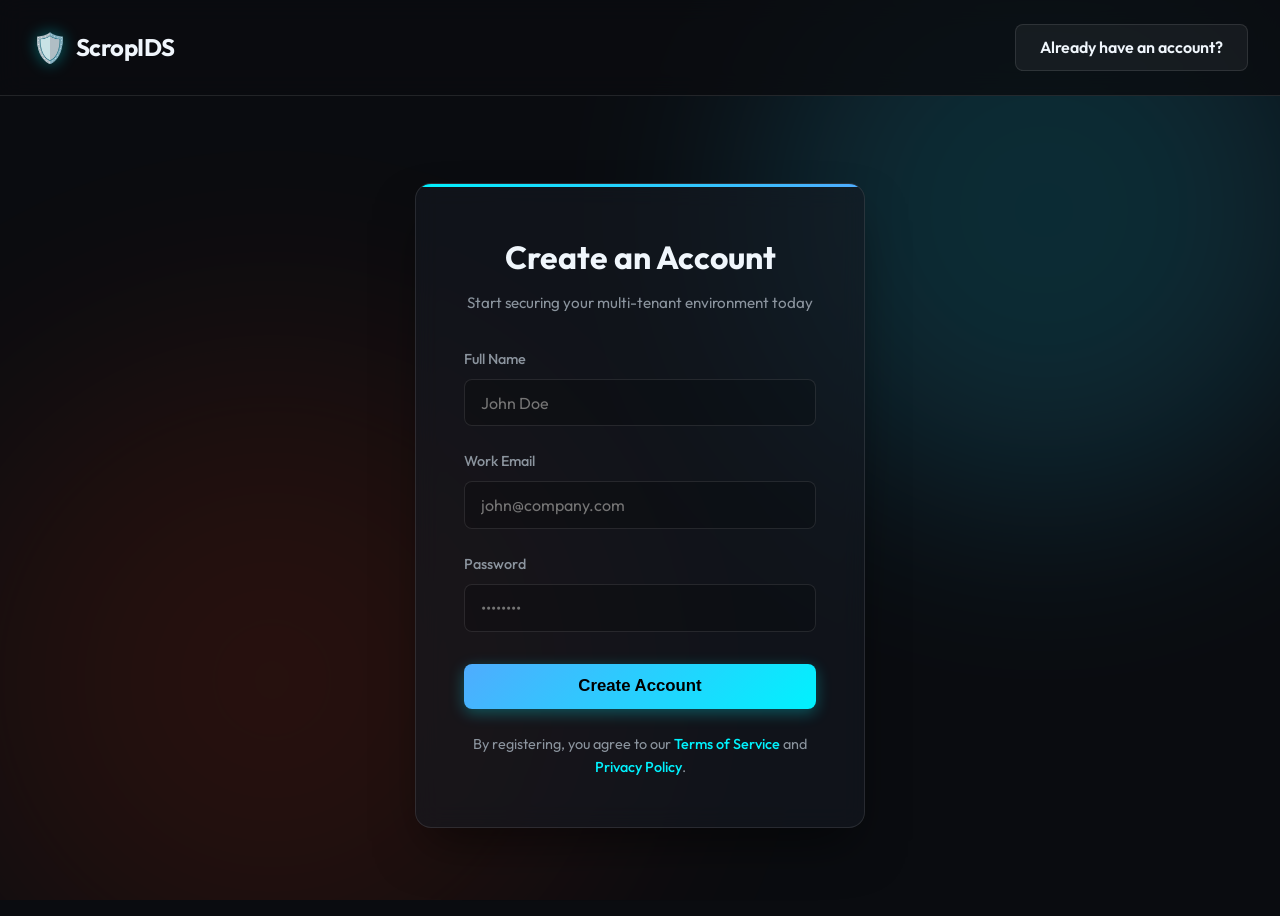
<file: register.html>
<!DOCTYPE html>
<html lang="en">
<head>
    <meta charset="UTF-8">
    <meta name="viewport" content="width=device-width, initial-scale=1.0">
    <title>Register - ScropIDS</title>
    <link rel="preconnect" href="https://fonts.googleapis.com">
    <link rel="preconnect" href="https://fonts.gstatic.com" crossorigin>
    <link href="https://fonts.googleapis.com/css2?family=Outfit:wght@300;400;500;600;700&display=swap" rel="stylesheet">
    <link rel="stylesheet" href="styles.css">
    <link rel="stylesheet" href="auth.css">
</head>
<body>
    <div class="background-effects">
        <div class="glow glow-1"></div>
        <div class="glow glow-2"></div>
    </div>

    <nav class="navbar">
        <div class="container nav-container">
            <a href="index.html" style="text-decoration: none; color: inherit;">
                <div class="logo">
                    <span class="logo-icon">🛡️</span>
                    <span class="logo-text">ScropIDS</span>
                </div>
            </a>
            <div class="nav-actions">
                <a href="login.html" class="btn btn-secondary">Already have an account?</a>
            </div>
        </div>
    </nav>

    <div class="container auth-wrapper">
        <div class="auth-card">
            
            <!-- Standard Registration Form -->
            <div id="registerFormSection" class="fade-in">
                <div class="auth-header">
                    <h2>Create an Account</h2>
                    <p>Start securing your multi-tenant environment today</p>
                </div>
                
                <form id="registerForm">
                    <div class="form-group">
                        <label for="reg-name">Full Name</label>
                        <input type="text" id="reg-name" class="form-control" placeholder="John Doe" required>
                    </div>
                    <div class="form-group">
                        <label for="reg-email">Work Email</label>
                        <input type="email" id="reg-email" class="form-control" placeholder="john@company.com" required>
                    </div>
                    <div class="form-group">
                        <label for="reg-password">Password</label>
                        <input type="password" id="reg-password" class="form-control" placeholder="••••••••" required>
                    </div>
                    
                    <button type="submit" class="btn btn-primary btn-block">Create Account</button>
                    
                    <div class="auth-footer">
                        By registering, you agree to our <a href="#">Terms of Service</a> and <a href="#">Privacy Policy</a>.
                    </div>
                </form>
            </div>

            <!-- OTP Verification Section -->
            <div id="otpSection" class="otp-section">
                <div class="auth-header">
                    <h2>Verify Your Email</h2>
                    <p>We've sent a 6-digit confirmation code to <br><strong id="otpEmailDisplay" class="gradient-text"></strong></p>
                </div>

                <div class="otp-inputs">
                    <input type="text" maxlength="1" class="otp-input" autofocus>
                    <input type="text" maxlength="1" class="otp-input">
                    <input type="text" maxlength="1" class="otp-input">
                    <input type="text" maxlength="1" class="otp-input">
                    <input type="text" maxlength="1" class="otp-input">
                    <input type="text" maxlength="1" class="otp-input">
                </div>

                <button id="verifyOtpBtn" class="btn btn-primary btn-block">Verify Email</button>

                <div class="resend-timer">
                    Resend code in <span id="timerText">00:30</span>
                </div>
                <button id="resendBtn" class="resend-btn">Resend OTP</button>
                
                <div class="auth-footer" style="margin-top: 1rem;">
                    <a href="#" id="backToRegister" style="color: var(--text-muted);">← Update email address</a>
                </div>
            </div>

        </div>
    </div>

    <script src="auth.js"></script>
</body>
</html>
</file>
<file: styles.css>
:root {
    --bg-dark: #0a0c10;
    --bg-panel: rgba(21, 25, 34, 0.6);
    --border-color: rgba(255, 255, 255, 0.1);
    
    --primary: #00f2fe;
    --secondary: #4facfe;
    --accent: #f83600;
    --accent-secondary: #f9d423;
    
    --text-main: #f0f6fc;
    --text-muted: #8b949e;
    
    --font-sans: 'Outfit', sans-serif;
    
    --glass-blur: blur(12px);
}

* {
    margin: 0;
    padding: 0;
    box-sizing: border-box;
}

body {
    font-family: var(--font-sans);
    background-color: var(--bg-dark);
    color: var(--text-main);
    line-height: 1.6;
    overflow-x: hidden;
}

.container {
    max-width: 1280px;
    margin: 0 auto;
    padding: 0 2rem;
}

/* Background Effects */
.background-effects {
    position: absolute;
    top: 0;
    left: 0;
    width: 100%;
    height: 100vh;
    overflow: hidden;
    z-index: -1;
}

.glow {
    position: absolute;
    border-radius: 50%;
    filter: blur(100px);
    opacity: 0.15;
}

.glow-1 {
    top: -10%;
    right: -5%;
    width: 600px;
    height: 600px;
    background: radial-gradient(circle, var(--primary), var(--secondary));
    animation: drift 15s infinite alternate ease-in-out;
}

.glow-2 {
    bottom: -20%;
    left: -10%;
    width: 800px;
    height: 800px;
    background: radial-gradient(circle, var(--accent), transparent);
    animation: drift 20s infinite alternate-reverse ease-in-out;
}

@keyframes drift {
    0% { transform: translate(0, 0); }
    100% { transform: translate(-50px, 50px); }
}

/* Typography Utility */
.gradient-text {
    background: linear-gradient(90deg, var(--primary), var(--secondary));
    -webkit-background-clip: text;
    -webkit-text-fill-color: transparent;
    background-clip: text;
}

/* Navbar */
.navbar {
    padding: 1.5rem 0;
    border-bottom: 1px solid var(--border-color);
    background: rgba(10, 12, 16, 0.8);
    backdrop-filter: var(--glass-blur);
    position: sticky;
    top: 0;
    z-index: 100;
}

.nav-container {
    display: flex;
    justify-content: space-between;
    align-items: center;
}

.logo {
    display: flex;
    align-items: center;
    gap: 0.5rem;
    font-size: 1.5rem;
    font-weight: 700;
    letter-spacing: -0.5px;
}

.logo-icon {
    font-size: 1.8rem;
    filter: drop-shadow(0 0 8px rgba(0, 242, 254, 0.4));
}

.nav-links {
    display: flex;
    gap: 2.5rem;
    list-style: none;
}

.nav-links a {
    color: var(--text-muted);
    text-decoration: none;
    font-weight: 500;
    transition: color 0.3s ease;
}

.nav-links a:hover {
    color: var(--primary);
}

.nav-actions {
    display: flex;
    gap: 1rem;
    align-items: center;
}

/* Buttons */
.btn {
    padding: 0.6rem 1.5rem;
    border-radius: 8px;
    text-decoration: none;
    font-weight: 600;
    transition: all 0.3s ease;
    cursor: pointer;
    display: inline-block;
}

.btn-primary {
    background: linear-gradient(135deg, var(--secondary), var(--primary));
    color: #000;
    border: none;
    box-shadow: 0 4px 15px rgba(0, 242, 254, 0.3);
}

.btn-primary:hover {
    transform: translateY(-2px);
    box-shadow: 0 6px 20px rgba(0, 242, 254, 0.5);
}

.btn-secondary {
    background: rgba(255, 255, 255, 0.05);
    color: var(--text-main);
    border: 1px solid var(--border-color);
}

.btn-secondary:hover {
    background: rgba(255, 255, 255, 0.1);
    border-color: rgba(255, 255, 255, 0.3);
}

.btn-large {
    padding: 0.9rem 2rem;
    font-size: 1.1rem;
}

/* Hero Section */
.hero {
    padding: 6rem 0;
    position: relative;
}

.hero-container {
    display: grid;
    grid-template-columns: 1fr 1fr;
    gap: 4rem;
    align-items: center;
}

.badge {
    display: inline-block;
    padding: 0.4rem 1rem;
    background: rgba(0, 242, 254, 0.1);
    border: 1px solid rgba(0, 242, 254, 0.3);
    color: var(--primary);
    border-radius: 20px;
    font-size: 0.85rem;
    font-weight: 600;
    margin-bottom: 1.5rem;
    text-transform: uppercase;
    letter-spacing: 1px;
}

.hero-title {
    font-size: 4rem;
    line-height: 1.1;
    font-weight: 800;
    margin-bottom: 1.5rem;
    letter-spacing: -1px;
}

.hero-subtitle {
    font-size: 1.2rem;
    color: var(--text-muted);
    margin-bottom: 2.5rem;
    max-width: 90%;
}

.hero-cta {
    display: flex;
    gap: 1.5rem;
    margin-bottom: 3rem;
}

.stats {
    display: flex;
    gap: 3rem;
}

.stat-item {
    display: flex;
    flex-direction: column;
}

.stat-value {
    font-size: 1.8rem;
    font-weight: 700;
    color: var(--text-main);
}

.stat-label {
    font-size: 0.9rem;
    color: var(--text-muted);
}

/* Glass Panel / Dashboard Preview */
.glass-panel {
    background: var(--bg-panel);
    border: 1px solid var(--border-color);
    border-radius: 16px;
    backdrop-filter: var(--glass-blur);
    box-shadow: 0 25px 50px -12px rgba(0, 0, 0, 0.5);
    overflow: hidden;
    position: relative;
}

.glass-panel::before {
    content: '';
    position: absolute;
    top: 0;
    left: 0;
    width: 100%;
    height: 1px;
    background: linear-gradient(90deg, transparent, rgba(255, 255, 255, 0.3), transparent);
}

.panel-header {
    background: rgba(0, 0, 0, 0.4);
    padding: 1rem 1.5rem;
    display: flex;
    align-items: center;
    border-bottom: 1px solid rgba(255, 255, 255, 0.05);
}

.dots {
    display: flex;
    gap: 6px;
    margin-right: 1.5rem;
}

.dots span {
    width: 12px;
    height: 12px;
    border-radius: 50%;
    background: #444;
}

.dots span:nth-child(1) { background: #ff5f56; }
.dots span:nth-child(2) { background: #ffbd2e; }
.dots span:nth-child(3) { background: #27c93f; }

.panel-title {
    font-size: 0.85rem;
    color: var(--text-muted);
    font-family: monospace;
}

.panel-body {
    padding: 1.5rem;
}

.threat-alert {
    background: rgba(0, 242, 254, 0.05);
    border: 1px solid rgba(0, 242, 254, 0.2);
    border-radius: 8px;
    padding: 1rem;
    display: flex;
    align-items: center;
    gap: 1rem;
    margin-bottom: 1.5rem;
    transition: all 0.3s ease;
}

.threat-alert.danger {
    background: rgba(248, 54, 0, 0.1);
    border-color: rgba(248, 54, 0, 0.3);
}

.alert-icon {
    font-size: 1.5rem;
}

.alert-info {
    flex: 1;
    display: flex;
    flex-direction: column;
}

.alert-info strong {
    font-size: 0.95rem;
}

.alert-info span {
    font-size: 0.8rem;
    color: var(--text-muted);
}

.alert-status {
    font-size: 0.8rem;
    padding: 0.2rem 0.6rem;
    background: rgba(255, 255, 255, 0.1);
    border-radius: 12px;
}

.threat-alert.danger .alert-status {
    background: rgba(248, 54, 0, 0.2);
    color: #ff6b6b;
}

.metrics-grid {
    display: grid;
    grid-template-columns: 1fr 1fr;
    gap: 1rem;
    margin-bottom: 1.5rem;
}

.metric-card {
    background: rgba(255, 255, 255, 0.02);
    border: 1px solid rgba(255, 255, 255, 0.05);
    border-radius: 8px;
    padding: 1rem;
    display: flex;
    flex-direction: column;
}

.metric-card.alert {
    border-color: rgba(248, 54, 0, 0.2);
}

.metric-title {
    font-size: 0.8rem;
    color: var(--text-muted);
    margin-bottom: 0.5rem;
}

.metric-number {
    font-size: 1.5rem;
    font-weight: 700;
}

.mini-chart {
    height: 30px;
    margin-top: 0.5rem;
    border-radius: 4px;
    position: relative;
    overflow: hidden;
}

.chart-blue {
    background: linear-gradient(90deg, transparent, rgba(0, 242, 254, 0.2), transparent);
}

.chart-red {
    background: linear-gradient(90deg, transparent, rgba(248, 54, 0, 0.2), transparent);
}

.log-stream {
    background: #000;
    border: 1px solid rgba(255, 255, 255, 0.1);
    border-radius: 6px;
    padding: 1rem;
    height: 150px;
    overflow-y: auto;
    font-family: monospace;
    font-size: 0.75rem;
    color: #0f0;
}

.log-entry {
    margin-bottom: 0.4rem;
    opacity: 0.8;
}

.log-entry.warn {
    color: #ffbd2e;
}

.log-entry.error {
    color: #ff5f56;
}

/* Features Section */
.features {
    padding: 6rem 0;
    background: rgba(255, 255, 255, 0.01);
    border-top: 1px solid var(--border-color);
}

.section-title {
    text-align: center;
    font-size: 2.5rem;
    margin-bottom: 4rem;
}

.features-grid {
    display: grid;
    grid-template-columns: repeat(auto-fit, minmax(280px, 1fr));
    gap: 2rem;
}

.feature-card {
    background: var(--bg-panel);
    border: 1px solid var(--border-color);
    padding: 2rem;
    border-radius: 12px;
    transition: all 0.3s ease;
}

.feature-card:hover {
    transform: translateY(-5px);
    border-color: rgba(0, 242, 254, 0.4);
    box-shadow: 0 10px 30px rgba(0, 242, 254, 0.1);
}

.feature-icon {
    font-size: 2.5rem;
    margin-bottom: 1.5rem;
    display: inline-block;
    padding: 1rem;
    background: rgba(255, 255, 255, 0.03);
    border-radius: 12px;
    border: 1px solid rgba(255, 255, 255, 0.05);
}

.feature-title {
    font-size: 1.3rem;
    margin-bottom: 1rem;
}

.feature-desc {
    color: var(--text-muted);
    font-size: 0.95rem;
}

/* Services Section */
.section-padding {
    padding: 6rem 0;
}

.services {
    background: radial-gradient(circle at center, rgba(0, 242, 254, 0.03) 0%, var(--bg-dark) 70%);
    border-top: 1px solid var(--border-color);
}

.section-header {
    text-align: center;
    max-width: 700px;
    margin: 0 auto 4rem auto;
}

.section-header .badge {
    margin-bottom: 1rem;
}

.section-subtitle {
    color: var(--text-muted);
    font-size: 1.1rem;
    margin-top: 1rem;
}

.services-wrapper {
    display: flex;
    flex-direction: column;
    gap: 4rem;
}

.service-row {
    display: flex;
    gap: 4rem;
    align-items: center;
}

.service-row.reverse {
    flex-direction: row-reverse;
}

.service-content {
    flex: 1;
}

.service-content h3 {
    font-size: 2rem;
    margin-bottom: 1rem;
    color: var(--primary);
}

.service-content p {
    color: var(--text-muted);
    font-size: 1.05rem;
    margin-bottom: 1.5rem;
}

.service-list {
    list-style: none;
    display: flex;
    flex-direction: column;
    gap: 0.8rem;
}

.service-list li {
    color: #f0f6fc;
    font-weight: 500;
}

.interactive-demo {
    margin-top: 2rem;
    padding: 1.5rem;
    background: rgba(0, 0, 0, 0.4);
    border: 1px solid rgba(0, 242, 254, 0.2);
    border-radius: 8px;
}

.interactive-demo h4 {
    font-size: 0.95rem;
    color: var(--primary);
    margin-bottom: 1rem;
    font-family: monospace;
}

.input-group {
    display: flex;
    gap: 0.5rem;
}

.input-group input {
    flex: 1;
    padding: 0.6rem 1rem;
    background: rgba(255, 255, 255, 0.05);
    border: 1px solid rgba(255, 255, 255, 0.1);
    border-radius: 6px;
    color: white;
    font-family: monospace;
}

.demo-result {
    margin-top: 1rem;
    font-family: monospace;
    font-size: 0.85rem;
    white-space: pre-wrap;
    display: none;
}

.service-visual {
    flex: 1;
    height: 300px;
    display: flex;
    justify-content: center;
    align-items: center;
    overflow: hidden;
}

/* Radar Animation */
.radar-animation {
    width: 200px;
    height: 200px;
    border-radius: 50%;
    border: 1px solid rgba(0, 242, 254, 0.3);
    position: relative;
    background: radial-gradient(circle, transparent, rgba(0, 242, 254, 0.05));
}

.radar-animation::before, .radar-animation::after {
    content: '';
    position: absolute;
    top: 50%;
    left: 50%;
    transform: translate(-50%, -50%);
    border-radius: 50%;
    border: 1px solid rgba(0, 242, 254, 0.2);
}

.radar-animation::before { width: 140px; height: 140px; }
.radar-animation::after { width: 80px; height: 80px; }

.radar-sweep {
    position: absolute;
    top: 50%;
    left: 50%;
    width: 100px;
    height: 100px;
    background: conic-gradient(from 0deg, transparent 70%, rgba(0, 242, 254, 0.8));
    border-radius: 100% 0 0 0;
    transform-origin: bottom left;
    animation: sweep 4s linear infinite;
}

@keyframes sweep {
    0% { transform: rotate(0deg); }
    100% { transform: rotate(360deg); }
}

.radar-dot {
    position: absolute;
    width: 6px;
    height: 6px;
    background: #f83600;
    border-radius: 50%;
    box-shadow: 0 0 10px #f83600;
    opacity: 0;
}

.dot-1 {
    top: 30%; left: 60%;
    animation: flash 4s infinite 1s;
}
.dot-2 {
    top: 70%; left: 30%;
    animation: flash 4s infinite 3s;
}

@keyframes flash {
    0% { opacity: 0; }
    5% { opacity: 1; }
    10% { opacity: 0; }
}

/* Code Animation */
.code-animation {
    width: 100%;
    padding: 2rem;
    font-family: monospace;
    font-size: 0.9rem;
    display: flex;
    flex-direction: column;
    gap: 1rem;
    color: rgba(255, 255, 255, 0.7);
}

/* Footer */

.footer {
    padding: 2rem 0;
    border-top: 1px solid var(--border-color);
    background: #050608;
}

.footer-content {
    display: flex;
    justify-content: space-between;
    align-items: center;
}

.footer-logo {
    display: flex;
    align-items: center;
    gap: 0.5rem;
    font-weight: 600;
}

.footer-text {
    font-size: 0.9rem;
    color: var(--text-muted);
}

/* Responsive */
@media (max-width: 900px) {
    .hero-container {
        grid-template-columns: 1fr;
        text-align: center;
    }
    
    .hero-title {
        font-size: 3rem;
    }
    
    .hero-subtitle {
        margin: 1.5rem auto;
    }
    
    .hero-cta {
        justify-content: center;
    }
    
    .stats {
        justify-content: center;
    }
    
    .nav-links {
        display: none; /* simple mobile handling */
    }
}
</file>
<file: dashboard.css>
:root {
    --sidebar-width: 260px;
    --dashboard-bg: #0a0c10;
    --card-bg: rgba(21, 25, 34, 0.7);
    --card-border: rgba(255, 255, 255, 0.08);
}

body.dashboard-body {
    background-color: var(--dashboard-bg);
    margin: 0;
    padding: 0;
    overflow-x: hidden;
    display: flex;
}

/* Sidebar */
.sidebar {
    width: var(--sidebar-width);
    height: 100vh;
    background: #050608;
    border-right: 1px solid var(--card-border);
    position: fixed;
    top: 0;
    left: 0;
    display: flex;
    flex-direction: column;
    padding: 1.5rem 0;
    z-index: 100;
}

.sidebar .logo {
    padding: 0 1.5rem 2rem 1.5rem;
    border-bottom: 1px solid var(--card-border);
}

.sidebar-menu {
    list-style: none;
    margin-top: 1.5rem;
    padding: 0 1rem;
    display: flex;
    flex-direction: column;
    gap: 0.5rem;
}

.sidebar-menu li a {
    display: flex;
    align-items: center;
    gap: 1rem;
    padding: 0.8rem 1rem;
    color: var(--text-muted);
    text-decoration: none;
    border-radius: 8px;
    font-weight: 500;
    transition: all 0.3s ease;
}

.sidebar-menu li a:hover, .sidebar-menu li a.active {
    background: rgba(0, 242, 254, 0.1);
    color: var(--primary);
}

.sidebar-bottom {
    margin-top: auto;
    padding: 0 1rem;
}

/* Main Content */
.main-content {
    margin-left: var(--sidebar-width);
    flex: 1;
    min-height: 100vh;
    padding: 2rem 3rem;
    position: relative;
}

.dashboard-header {
    display: flex;
    justify-content: space-between;
    align-items: center;
    margin-bottom: 2rem;
}

.header-title h1 {
    font-size: 1.8rem;
    font-weight: 600;
}

.header-title p {
    color: var(--text-muted);
    font-size: 0.95rem;
}

.header-profile {
    display: flex;
    align-items: center;
    gap: 1rem;
    background: var(--card-bg);
    padding: 0.5rem 1rem;
    border-radius: 50px;
    border: 1px solid var(--card-border);
}

.avatar {
    width: 35px;
    height: 35px;
    background: linear-gradient(135deg, var(--secondary), var(--primary));
    border-radius: 50%;
    display: flex;
    justify-content: center;
    align-items: center;
    color: #000;
    font-weight: 700;
}

/* Dashboard Cards */
.dash-grid {
    display: grid;
    grid-template-columns: repeat(auto-fit, minmax(250px, 1fr));
    gap: 1.5rem;
    margin-bottom: 2rem;
}

.dash-card {
    background: var(--card-bg);
    border: 1px solid var(--card-border);
    backdrop-filter: var(--glass-blur);
    padding: 1.5rem;
    border-radius: 12px;
}

.dash-card.admin-card {
    border-left: 4px solid var(--accent-secondary);
}

.card-title {
    font-size: 0.9rem;
    color: var(--text-muted);
    margin-bottom: 0.5rem;
}

.card-value {
    font-size: 2rem;
    font-weight: 700;
    color: var(--text-main);
}

.card-trend.up { color: #27c93f; }
.card-trend.down { color: #f83600; }

/* Tables */
.dash-panel {
    background: var(--card-bg);
    border: 1px solid var(--card-border);
    border-radius: 12px;
    padding: 1.5rem;
    margin-bottom: 2rem;
}

.panel-header {
    display: flex;
    justify-content: space-between;
    margin-bottom: 1.5rem;
}

.data-table {
    width: 100%;
    border-collapse: collapse;
}

.data-table th, .data-table td {
    padding: 1rem;
    text-align: left;
    border-bottom: 1px solid var(--card-border);
}

.data-table th {
    color: var(--text-muted);
    font-size: 0.85rem;
    text-transform: uppercase;
    font-weight: 600;
}

.data-table tbody tr:hover {
    background: rgba(255, 255, 255, 0.02);
}

.status-badge {
    padding: 0.3rem 0.6rem;
    border-radius: 20px;
    font-size: 0.8rem;
    font-weight: 600;
}

.status-danger { background: rgba(248, 54, 0, 0.2); color: #ff6b6b; }
.status-warning { background: rgba(249, 212, 35, 0.2); color: #f9d423; }
.status-success { background: rgba(39, 201, 63, 0.2); color: #27c93f; }
</file>
<file: auth.css>
.auth-wrapper {
    display: flex;
    justify-content: center;
    align-items: center;
    min-height: calc(100vh - 80px);
    padding: 2rem;
}

.auth-card {
    background: var(--bg-panel);
    border: 1px solid var(--border-color);
    border-radius: 16px;
    backdrop-filter: var(--glass-blur);
    padding: 3rem;
    width: 100%;
    max-width: 450px;
    box-shadow: 0 25px 50px -12px rgba(0, 0, 0, 0.5);
    position: relative;
    overflow: hidden;
}

.auth-card::before {
    content: '';
    position: absolute;
    top: 0;
    left: 0;
    width: 100%;
    height: 3px;
    background: linear-gradient(90deg, var(--primary), var(--secondary));
}

.auth-header {
    text-align: center;
    margin-bottom: 2rem;
}

.auth-header h2 {
    font-size: 2rem;
    margin-bottom: 0.5rem;
}

.auth-header p {
    color: var(--text-muted);
    font-size: 0.95rem;
}

.form-group {
    margin-bottom: 1.5rem;
}

.form-group label {
    display: block;
    margin-bottom: 0.5rem;
    font-size: 0.9rem;
    font-weight: 500;
    color: var(--text-muted);
}

.form-control {
    width: 100%;
    padding: 0.8rem 1rem;
    background: rgba(0, 0, 0, 0.2);
    border: 1px solid rgba(255, 255, 255, 0.1);
    border-radius: 8px;
    color: var(--text-main);
    font-family: var(--font-sans);
    font-size: 1rem;
    transition: all 0.3s ease;
}

.form-control:focus {
    outline: none;
    border-color: var(--primary);
    box-shadow: 0 0 0 2px rgba(0, 242, 254, 0.2);
    background: rgba(0, 0, 0, 0.4);
}

.btn-block {
    width: 100%;
    display: block;
    text-align: center;
    padding: 0.8rem;
    font-size: 1.05rem;
    margin-top: 2rem;
}

.auth-footer {
    text-align: center;
    margin-top: 1.5rem;
    font-size: 0.9rem;
    color: var(--text-muted);
}

.auth-footer a {
    color: var(--primary);
    text-decoration: none;
    font-weight: 500;
}

.auth-footer a:hover {
    text-decoration: underline;
}

/* OTP Specific Styles */
.otp-section {
    display: none;
    text-align: center;
    animation: fadeIn 0.5s ease forwards;
}

.fade-in {
    animation: fadeIn 0.5s ease forwards;
}

@keyframes fadeIn {
    from { opacity: 0; transform: translateY(10px); }
    to { opacity: 1; transform: translateY(0); }
}

.otp-inputs {
    display: flex;
    gap: 0.8rem;
    justify-content: center;
    margin: 2rem 0;
}

.otp-input {
    width: 45px;
    height: 55px;
    text-align: center;
    font-size: 1.5rem;
    font-weight: 700;
    border-radius: 8px;
    background: rgba(0, 0, 0, 0.3);
    border: 1px solid rgba(255, 255, 255, 0.15);
    color: var(--text-main);
    transition: all 0.2s;
}

.otp-input:focus {
    border-color: var(--primary);
    outline: none;
    box-shadow: 0 0 10px rgba(0, 242, 254, 0.3);
    transform: translateY(-2px);
}

.resend-timer {
    font-size: 0.85rem;
    color: var(--text-muted);
    margin-top: 1rem;
}

.resend-btn {
    background: none;
    border: none;
    color: var(--primary);
    cursor: pointer;
    font-size: 0.85rem;
    font-family: inherit;
    display: none;
}

.resend-btn:hover {
    text-decoration: underline;
}
</file>
